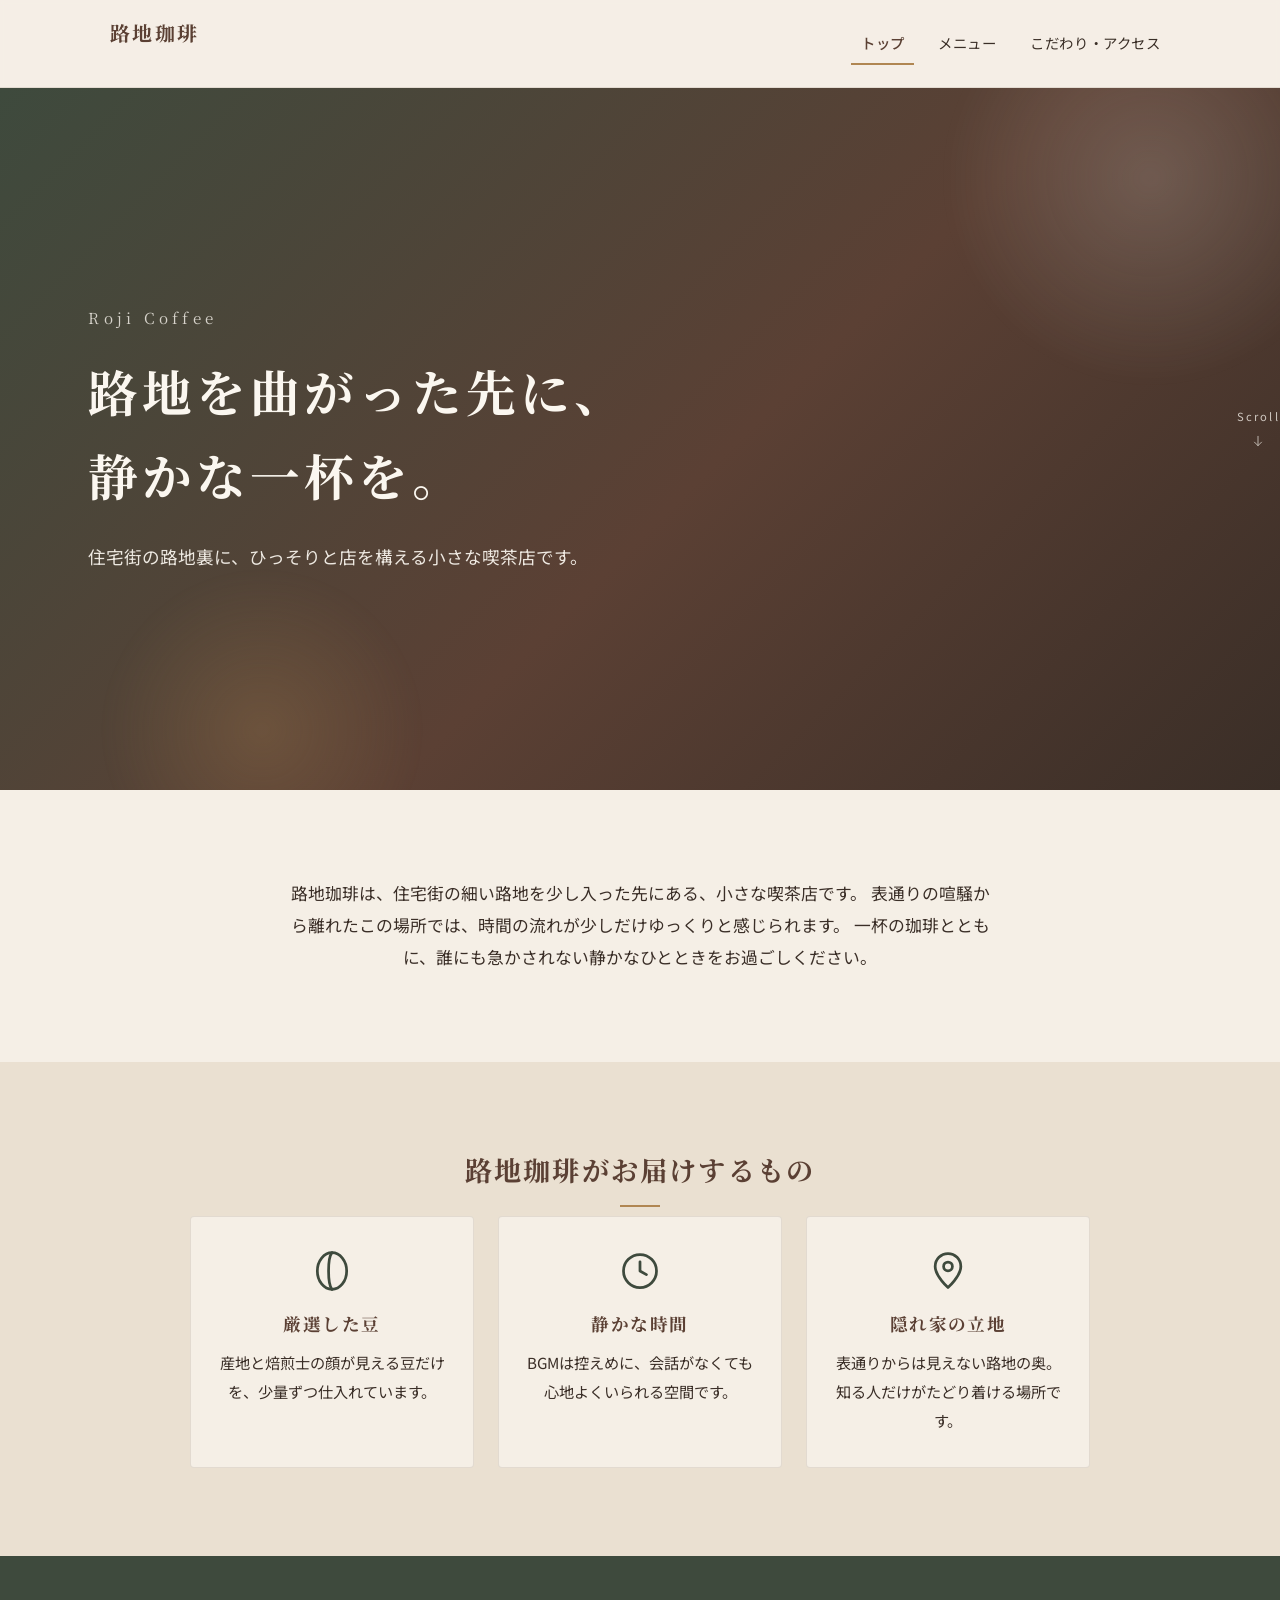
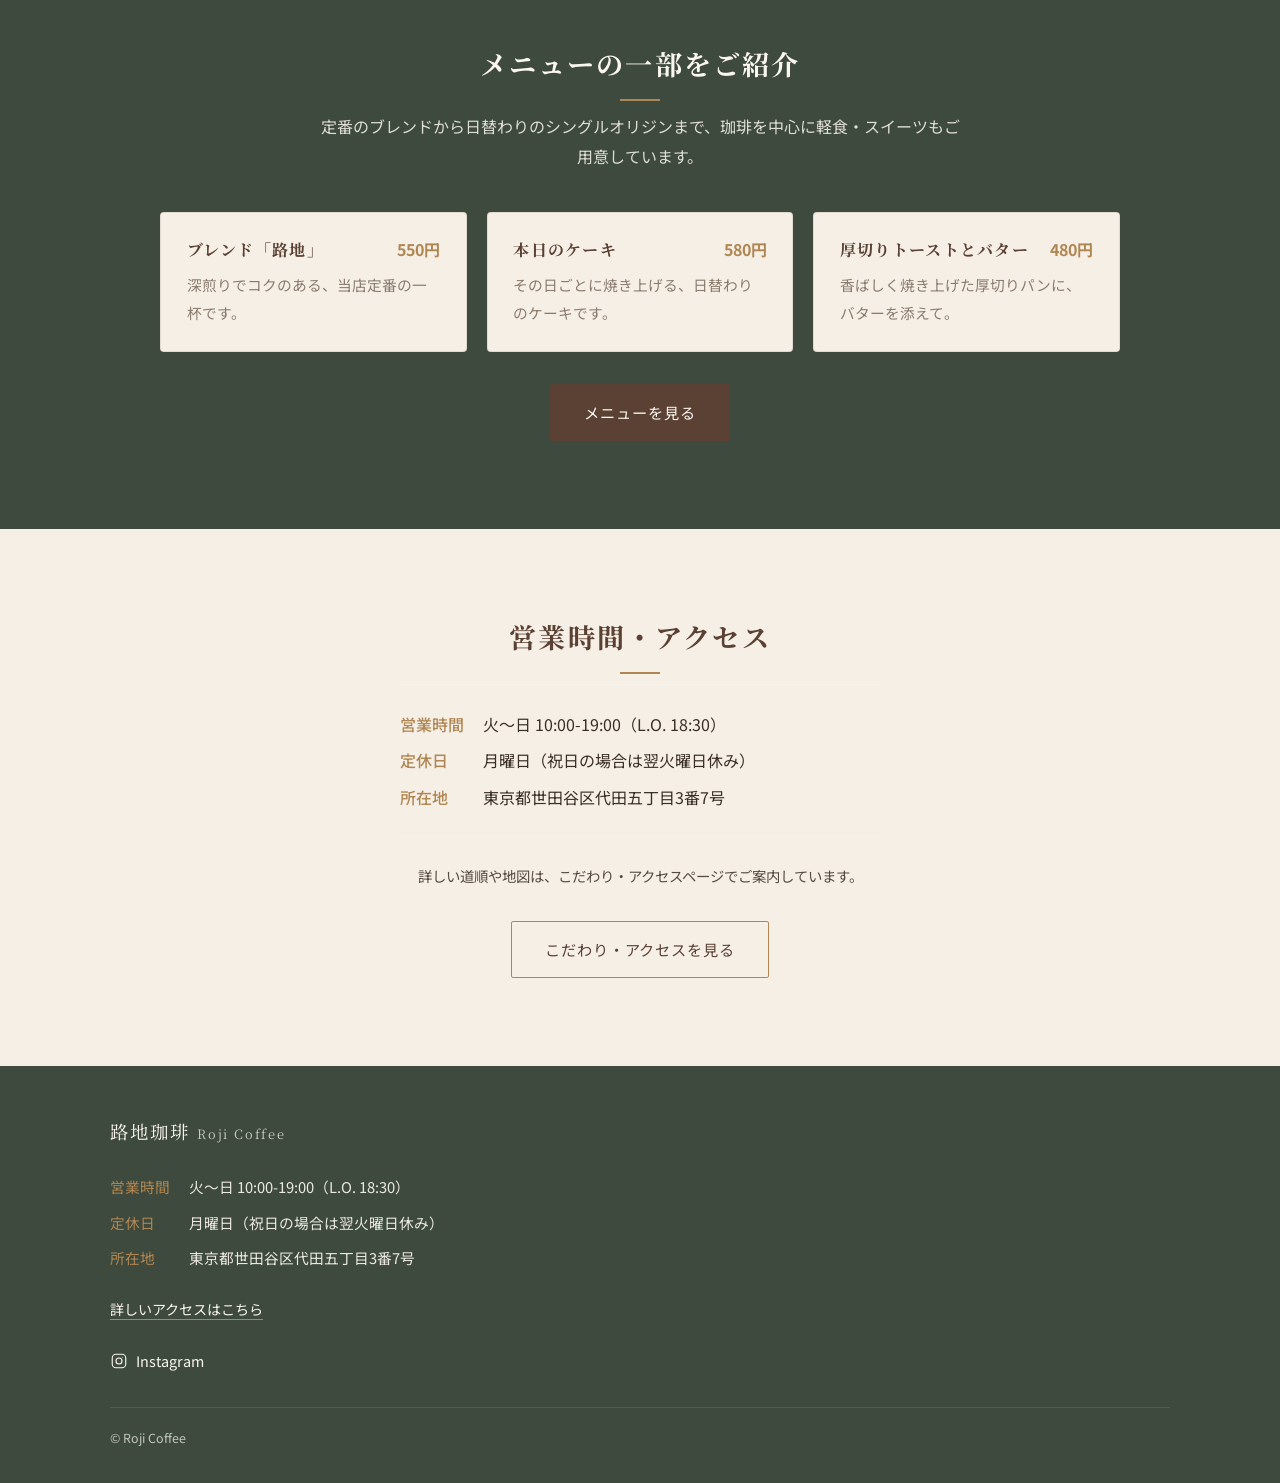
<file: site/index.html>
<!DOCTYPE html>
<html lang="ja">
<head>
<meta charset="UTF-8">
<meta name="viewport" content="width=device-width, initial-scale=1.0">
<title>路地珈琲 - 住宅街の路地裏にひっそりと佇む隠れ家カフェ</title>
<meta name="description" content="住宅街の路地を入った先にある、小さな喫茶店「路地珈琲」。厳選した豆と静かな時間をご用意してお待ちしています。">
<link rel="preconnect" href="https://fonts.googleapis.com">
<link rel="preconnect" href="https://fonts.gstatic.com" crossorigin>
<link href="https://fonts.googleapis.com/css2?family=Noto+Sans+JP:wght@400;500;700&family=Noto+Serif+JP:wght@400;600;700&display=swap" rel="stylesheet">
<link rel="stylesheet" href="css/style.css">
</head>
<body>
<a class="skip-link" href="#main">本文へスキップ</a>

<header class="site-header">
  <div class="container header-inner">
    <p class="site-logo"><a href="index.html">路地珈琲</a></p>
    <nav class="site-nav" aria-label="メインナビゲーション">
      <ul>
        <li><a href="index.html" aria-current="page">トップ</a></li>
        <li><a href="menu.html">メニュー</a></li>
        <li><a href="about.html">こだわり・アクセス</a></li>
      </ul>
    </nav>
  </div>
</header>

<main id="main">

  <!-- ファーストビュー -->
  <section class="hero" aria-label="路地珈琲 ファーストビュー">
    <div class="container hero-inner">
      <p class="hero-en">Roji Coffee</p>
      <h1 class="hero-title">路地を曲がった先に、<br>静かな一杯を。</h1>
      <p class="hero-lead">住宅街の路地裏に、ひっそりと店を構える小さな喫茶店です。</p>
    </div>
    <a class="scroll-cue" href="#intro">
      <span>Scroll</span>
      <svg viewBox="0 0 24 24" fill="none" stroke="currentColor" stroke-width="1.5" stroke-linecap="round" stroke-linejoin="round" aria-hidden="true">
        <path d="M12 4v16M6 14l6 6 6-6"></path>
      </svg>
    </a>
  </section>

  <!-- お店紹介文 -->
  <section id="intro" class="section" aria-labelledby="intro-heading">
    <div class="container">
      <h2 id="intro-heading" class="visually-hidden">路地珈琲について</h2>
      <p class="intro-text">
        路地珈琲は、住宅街の細い路地を少し入った先にある、小さな喫茶店です。
        表通りの喧騒から離れたこの場所では、時間の流れが少しだけゆっくりと感じられます。
        一杯の珈琲とともに、誰にも急かされない静かなひとときをお過ごしください。
      </p>
    </div>
  </section>

  <!-- 店の魅力ピックアップ -->
  <section class="section section--alt" aria-labelledby="features-heading">
    <div class="container">
      <h2 id="features-heading" class="section-heading">路地珈琲がお届けするもの</h2>
      <ul class="feature-list">
        <li class="feature-card">
          <svg class="feature-icon" viewBox="0 0 24 24" fill="none" stroke="currentColor" stroke-width="1.5" stroke-linecap="round" stroke-linejoin="round" aria-hidden="true">
            <ellipse cx="12" cy="12" rx="8" ry="10"></ellipse>
            <path d="M12 2c-2.5 3-2.5 17 0 20"></path>
          </svg>
          <h3>厳選した豆</h3>
          <p>産地と焙煎士の顔が見える豆だけを、少量ずつ仕入れています。</p>
        </li>
        <li class="feature-card">
          <svg class="feature-icon" viewBox="0 0 24 24" fill="none" stroke="currentColor" stroke-width="1.5" stroke-linecap="round" stroke-linejoin="round" aria-hidden="true">
            <circle cx="12" cy="12" r="9"></circle>
            <path d="M12 7v5l3.5 2"></path>
          </svg>
          <h3>静かな時間</h3>
          <p>BGMは控えめに、会話がなくても心地よくいられる空間です。</p>
        </li>
        <li class="feature-card">
          <svg class="feature-icon" viewBox="0 0 24 24" fill="none" stroke="currentColor" stroke-width="1.5" stroke-linecap="round" stroke-linejoin="round" aria-hidden="true">
            <path d="M12 21s7-6.2 7-11.5A7 7 0 0 0 5 9.5C5 14.8 12 21 12 21z"></path>
            <circle cx="12" cy="9.5" r="2.4"></circle>
          </svg>
          <h3>隠れ家の立地</h3>
          <p>表通りからは見えない路地の奥。知る人だけがたどり着ける場所です。</p>
        </li>
      </ul>
    </div>
  </section>

  <!-- メニュー誘導 -->
  <section class="section section--moss" aria-labelledby="menu-preview-heading">
    <div class="container">
      <h2 id="menu-preview-heading" class="section-heading">メニューの一部をご紹介</h2>
      <p class="section-lead">定番のブレンドから日替わりのシングルオリジンまで、珈琲を中心に軽食・スイーツもご用意しています。</p>
      <ul class="preview-list">
        <li class="preview-card">
          <h3>ブレンド「路地」 <span class="price">550円</span></h3>
          <p>深煎りでコクのある、当店定番の一杯です。</p>
        </li>
        <li class="preview-card">
          <h3>本日のケーキ <span class="price">580円</span></h3>
          <p>その日ごとに焼き上げる、日替わりのケーキです。</p>
        </li>
        <li class="preview-card">
          <h3>厚切りトーストとバター <span class="price">480円</span></h3>
          <p>香ばしく焼き上げた厚切りパンに、バターを添えて。</p>
        </li>
      </ul>
      <div class="button-row">
        <a class="button" href="menu.html">メニューを見る</a>
      </div>
    </div>
  </section>

  <!-- 営業時間・アクセス要約 -->
  <section class="section" aria-labelledby="access-summary-heading">
    <div class="container">
      <h2 id="access-summary-heading" class="section-heading">営業時間・アクセス</h2>
      <div class="summary-box">
        <dl>
          <dt>営業時間</dt>
          <dd>火〜日 10:00-19:00（L.O. 18:30）</dd>
          <dt>定休日</dt>
          <dd>月曜日（祝日の場合は翌火曜日休み）</dd>
          <dt>所在地</dt>
          <dd>東京都世田谷区代田五丁目3番7号</dd>
        </dl>
      </div>
      <p class="summary-note">詳しい道順や地図は、こだわり・アクセスページでご案内しています。</p>
      <div class="button-row">
        <a class="button button--outline" href="about.html">こだわり・アクセスを見る</a>
      </div>
    </div>
  </section>

</main>

<footer class="site-footer">
  <div class="container">
    <p class="footer-shop-name">路地珈琲<span class="en">Roji Coffee</span></p>
    <dl class="footer-info">
      <dt>営業時間</dt>
      <dd>火〜日 10:00-19:00（L.O. 18:30）</dd>
      <dt>定休日</dt>
      <dd>月曜日（祝日の場合は翌火曜日休み）</dd>
      <dt>所在地</dt>
      <dd>東京都世田谷区代田五丁目3番7号</dd>
    </dl>
    <p class="footer-link"><a href="about.html">詳しいアクセスはこちら</a></p>
    <p class="footer-sns">
      <a href="https://www.instagram.com/" target="_blank" rel="noopener noreferrer">
        <svg viewBox="0 0 24 24" fill="none" stroke="currentColor" stroke-width="1.5" stroke-linecap="round" stroke-linejoin="round" aria-hidden="true">
          <rect x="3" y="3" width="18" height="18" rx="5"></rect>
          <circle cx="12" cy="12" r="4"></circle>
          <circle cx="17" cy="7" r="0.6" fill="currentColor" stroke="none"></circle>
        </svg>
        <span>Instagram</span>
      </a>
    </p>
    <p class="footer-copyright">© Roji Coffee</p>
  </div>
</footer>

<script src="js/main.js" defer></script>
</body>
</html>
</file>
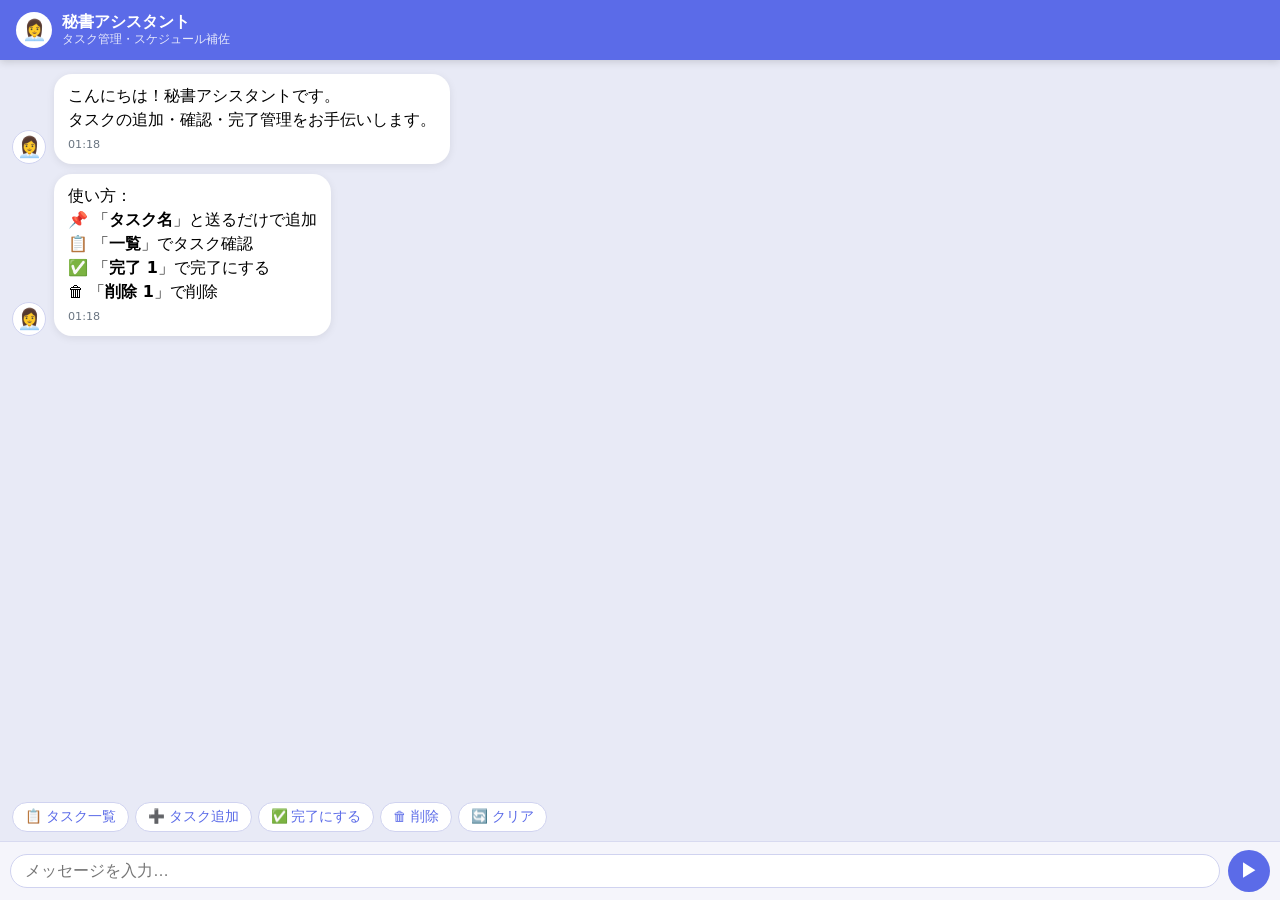
<file: secretary.html>
<!DOCTYPE html>
<html lang="ja">
<head>
  <meta charset="utf-8" />
  <meta name="viewport" content="width=device-width, initial-scale=1" />
  <title>秘書アシスタント｜タスク管理</title>
  <style>
    :root{
      --accent:#5b6be8; --accent-light:#eef0fd; --muted:#6b7682;
      --good:#37d39b; --bg:#e8eaf6; --send:#5b6be8;
    }
    *{box-sizing:border-box; margin:0; padding:0}
    body{font-family:"Noto Sans JP",system-ui,sans-serif; background:var(--bg); min-height:100vh; display:flex; flex-direction:column}
    header{
      background:var(--accent); color:#fff; padding:12px 16px;
      display:flex; align-items:center; gap:10px;
      position:sticky; top:0; z-index:10; box-shadow:0 2px 8px rgba(0,0,0,.15)
    }
    header .hav{width:36px;height:36px;border-radius:50%;background:#fff;display:grid;place-items:center;font-size:20px}
    header .htitle{font-weight:700;line-height:1.2}
    header .hsub{font-size:.75rem;opacity:.85}
    .chat{flex:1; overflow:auto; padding:14px 12px; display:flex; flex-direction:column; gap:10px}
    .row{display:flex; align-items:flex-end; gap:8px}
    .row.right{flex-direction:row-reverse}
    .avatar{width:34px;height:34px;border-radius:50%;display:grid;place-items:center;background:#fff;font-size:20px;border:1px solid #d0d3f0;flex-shrink:0}
    .bubble{
      background:#fff; border-radius:18px; padding:10px 14px;
      max-width:78%; box-shadow:0 2px 8px rgba(0,0,0,.08);
      opacity:0; transform:translateY(8px); animation:fadeIn .22s ease forwards;
      line-height:1.5
    }
    .bubble.right{background:#dde0ff}
    .meta{font-size:.7rem; color:var(--muted); margin-top:5px}
    .row.right .meta{text-align:right}
    @keyframes fadeIn{to{opacity:1;transform:translateY(0)}}

    /* Task card */
    .task-list{width:100%; border-collapse:collapse}
    .task-list td{padding:5px 4px; vertical-align:top; font-size:.9rem}
    .task-list .tnum{color:var(--muted);font-size:.8rem;white-space:nowrap;padding-right:6px}
    .task-list .tdone{text-decoration:line-through;color:#aaa}
    .task-list .ttag{
      display:inline-block; font-size:.7rem; padding:1px 6px;
      border-radius:999px; margin-left:4px; vertical-align:middle
    }
    .ttag.done{background:#d4f5e9;color:#1a7a5e}
    .ttag.todo{background:#e8eaf6;color:var(--accent)}

    /* Quick chips */
    .quickbar{
      position:sticky; bottom:62px; display:flex; gap:6px;
      padding:6px 12px; overflow-x:auto; scrollbar-width:none
    }
    .quickbar::-webkit-scrollbar{display:none}
    .chip{
      background:#fff; border:1px solid #d0d3f0; color:var(--accent);
      border-radius:999px; padding:5px 12px; font-size:.85rem;
      cursor:pointer; white-space:nowrap; flex-shrink:0
    }
    .chip:hover{background:var(--accent-light)}

    /* Input area */
    footer{
      position:sticky; bottom:0; background:#f5f5fb;
      padding:8px 10px; display:flex; align-items:center; gap:8px;
      border-top:1px solid #d8daf0
    }
    .inputwrap{
      flex:1; display:flex; align-items:center; gap:6px;
      background:#fff; border:1.5px solid #d0d3f0;
      border-radius:24px; padding:7px 14px
    }
    .inputwrap input{flex:1;border:none;outline:none;font-size:1rem}
    .sendbtn{
      background:var(--send); color:#fff; border:none;
      width:42px;height:42px;border-radius:50%; font-size:1.2rem; cursor:pointer;
      display:grid;place-items:center; flex-shrink:0
    }

    /* Typing dots */
    .typing-dots{display:flex;gap:4px;align-items:center;padding:4px 2px}
    .typing-dots span{width:7px;height:7px;background:#b0b8f0;border-radius:50%;animation:dot .9s infinite}
    .typing-dots span:nth-child(2){animation-delay:.2s}
    .typing-dots span:nth-child(3){animation-delay:.4s}
    @keyframes dot{0%,80%,100%{transform:translateY(0)}40%{transform:translateY(-6px)}}
  </style>
</head>
<body>
<header>
  <div class="hav">👩‍💼</div>
  <div>
    <div class="htitle">秘書アシスタント</div>
    <div class="hsub">タスク管理・スケジュール補佐</div>
  </div>
</header>

<div class="chat" id="chat"></div>

<div class="quickbar" id="quickbar">
  <button class="chip" data-q="タスク一覧">📋 タスク一覧</button>
  <button class="chip" data-q="追加">➕ タスク追加</button>
  <button class="chip" data-q="完了">✅ 完了にする</button>
  <button class="chip" data-q="削除">🗑 削除</button>
  <button class="chip" data-q="クリア">🔄 クリア</button>
</div>

<footer>
  <div class="inputwrap">
    <input id="text" type="text" placeholder="メッセージを入力…" autocomplete="off" />
  </div>
  <button class="sendbtn" id="send" title="送信">▶</button>
</footer>

<script>
(()=>{
  const chat=document.getElementById('chat');
  const inp=document.getElementById('text');
  const send=document.getElementById('send');

  let tasks=[]; // {id, text, done, createdAt}
  let nextId=1;
  let awaitingAction=null; // 'add' | 'done' | 'del'

  function nowStr(){
    const d=new Date();
    return String(d.getHours()).padStart(2,'0')+':'+String(d.getMinutes()).padStart(2,'0');
  }

  function addRow(content, right=false, sec=false){
    const row=document.createElement('div');
    row.className='row'+(right?' right':'');
    const av=document.createElement('div');
    av.className='avatar';
    av.textContent=right?'🙂':'👩‍💼';
    const bub=document.createElement('div');
    bub.className='bubble'+(right?' right':'');
    if(typeof content==='string') bub.innerHTML=content;
    else bub.appendChild(content);
    const meta=document.createElement('div');
    meta.className='meta';
    meta.textContent=nowStr()+(right?' · 既読':'');
    bub.appendChild(meta);
    if(right){row.appendChild(bub);row.appendChild(av);}
    else{row.appendChild(av);row.appendChild(bub);}
    chat.appendChild(row);
    chat.scrollTop=chat.scrollHeight;
    return bub;
  }

  function secSay(content, delay=0){
    return new Promise(resolve=>{
      setTimeout(()=>{
        const b=addRow(content,false,true);
        resolve(b);
      }, delay);
    });
  }

  function userSay(text){
    addRow(text, true);
  }

  function typing(){
    const row=document.createElement('div');
    row.className='row';
    const av=document.createElement('div');av.className='avatar';av.textContent='👩‍💼';
    const bub=document.createElement('div');bub.className='bubble';
    bub.innerHTML='<div class="typing-dots"><span></span><span></span><span></span></div>';
    row.appendChild(av);row.appendChild(bub);
    chat.appendChild(row);chat.scrollTop=chat.scrollHeight;
    return ()=>chat.contains(row)&&chat.removeChild(row);
  }

  function buildTaskList(filter='all'){
    const list=filter==='todo'?tasks.filter(t=>!t.done):
                filter==='done'?tasks.filter(t=>t.done):tasks;
    if(!list.length) return null;
    const tbl=document.createElement('table');
    tbl.className='task-list';
    list.forEach(t=>{
      const tr=document.createElement('tr');
      tr.innerHTML=`
        <td class="tnum">${t.id}.</td>
        <td class="${t.done?'tdone':''}">${t.text}
          <span class="ttag ${t.done?'done':'todo'}">${t.done?'✅ 完了':'📌 未完'}</span>
        </td>`;
      tbl.appendChild(tr);
    });
    return tbl;
  }

  // --- Intent parsing ---
  function parse(v){
    v=v.trim();
    // 一覧
    if(/^(一覧|リスト|list|タスク一覧|全部|みせて|見せて)$/i.test(v)) return {intent:'list'};
    // クリア
    if(/^(クリア|全削除|リセット|clear)$/i.test(v)) return {intent:'clear'};
    // 完了
    const doneM=v.match(/^(完了|done|終わった|終わり)\s*[:#：]?\s*(\d+)$/i)
              ||v.match(/^(\d+)\s*(完了|done|終わり)$/i);
    if(doneM) return {intent:'done',num:parseInt(doneM[2]||doneM[1])};
    if(/^(完了|done)$/.test(v)) return {intent:'done',num:null};
    // 削除
    const delM=v.match(/^(削除|del|消して?|remove)\s*[:#：]?\s*(\d+)$/i)
              ||v.match(/^(\d+)\s*(削除|del|消して?)$/i);
    if(delM) return {intent:'del',num:parseInt(delM[2]||delM[1])};
    if(/^(削除|del)$/.test(v)) return {intent:'del',num:null};
    // 挨拶
    if(/^(おはよう|こんにちは|こんばんは|ありがとう|よろしく|はじめまして)/i.test(v)) return {intent:'greet',text:v};
    // 追加キーワード
    const addM=v.match(/^(追加|add|タスク追加)\s*[:#：]?\s*(.+)$/i)
              ||v.match(/^(.+)\s+(を|を?)追加$/);
    if(addM) return {intent:'add',text:(addM[2]||addM[1]).trim()};
    if(/^(追加|add|➕)$/.test(v)) return {intent:'add',text:null};
    // デフォルト：入力テキストをタスクとして追加
    return {intent:'add',text:v};
  }

  async function handle(raw){
    const v=raw.trim();
    if(!v) return;
    userSay(v);

    // awaitingAction
    if(awaitingAction){
      const action=awaitingAction;
      awaitingAction=null;
      if(action==='add'){
        addTask(v);
        return;
      }
      if(action==='done'||action==='del'){
        const n=parseInt(v);
        if(isNaN(n)){
          await secSay('番号を入力してください（例：<strong>2</strong>）。', 350);
        } else {
          action==='done'?await doComplete(n):await doDelete(n);
        }
        return;
      }
    }

    const {intent,text,num}=parse(v);

    if(intent==='greet'){
      const greets=[
        'いつでも呼んでください！何かお手伝いできますか？',
        'こちらこそよろしくお願いします。タスクの追加・確認など何でもどうぞ。',
        'お疲れ様です。今日もサポートします！',
      ];
      const rm=typing(); await new Promise(r=>setTimeout(r,700)); rm();
      await secSay(greets[Math.floor(Math.random()*greets.length)]);
      return;
    }

    if(intent==='list'){
      const rm=typing(); await new Promise(r=>setTimeout(r,600)); rm();
      if(!tasks.length){
        await secSay('タスクはまだありません。「追加」で追加できます。');
      } else {
        const todo=tasks.filter(t=>!t.done).length;
        const done=tasks.filter(t=>t.done).length;
        const tbl=buildTaskList();
        await secSay(`現在 <strong>${tasks.length}</strong> 件（未完了 ${todo}件 ／ 完了 ${done}件）`);
        await secSay(tbl, 200);
      }
      return;
    }

    if(intent==='clear'){
      const rm=typing(); await new Promise(r=>setTimeout(r,500)); rm();
      if(!tasks.length){ await secSay('タスクはまだありません。'); return; }
      tasks=[];nextId=1;
      await secSay('タスクをすべて削除しました。');
      return;
    }

    if(intent==='add'){
      if(!text){
        await secSay('追加するタスクを入力してください。', 350);
        awaitingAction='add';
        return;
      }
      await addTask(text);
      return;
    }

    if(intent==='done'){
      if(!num){
        const rm=typing(); await new Promise(r=>setTimeout(r,400)); rm();
        if(!tasks.length){ await secSay('タスクがありません。'); return; }
        const tbl=buildTaskList('todo');
        if(!tbl){ await secSay('未完了のタスクはありません。'); return; }
        await secSay('何番のタスクを完了にしますか？');
        await secSay(tbl, 200);
        awaitingAction='done';
        return;
      }
      await doComplete(num);
      return;
    }

    if(intent==='del'){
      if(!num){
        const rm=typing(); await new Promise(r=>setTimeout(r,400)); rm();
        if(!tasks.length){ await secSay('タスクがありません。'); return; }
        const tbl=buildTaskList();
        await secSay('何番のタスクを削除しますか？');
        await secSay(tbl, 200);
        awaitingAction='del';
        return;
      }
      await doDelete(num);
      return;
    }
  }

  async function addTask(text){
    const task={id:nextId++, text, done:false, createdAt:new Date()};
    tasks.push(task);
    const rm=typing(); await new Promise(r=>setTimeout(r,600)); rm();
    await secSay(`承知しました。タスクを追加しました。<br><strong>「${text}」</strong>`);
    if(tasks.filter(t=>!t.done).length>=3){
      await secSay(`未完了タスクが <strong>${tasks.filter(t=>!t.done).length}</strong> 件あります。「一覧」でご確認できます。`, 500);
    }
  }

  async function doComplete(num){
    const task=tasks.find(t=>t.id===num);
    const rm=typing(); await new Promise(r=>setTimeout(r,500)); rm();
    if(!task){ await secSay(`No.${num} のタスクが見つかりません。「一覧」でご確認ください。`); return; }
    if(task.done){ await secSay(`「${task.text}」はすでに完了済みです。`); return; }
    task.done=true;
    await secSay(`✅ 完了にしました。<br><strong>「${task.text}」</strong>`);
    const remaining=tasks.filter(t=>!t.done).length;
    if(remaining===0) await secSay('すべてのタスクが完了しました！お疲れ様でした。', 400);
    else await secSay(`残り未完了タスクは <strong>${remaining}</strong> 件です。`, 400);
  }

  async function doDelete(num){
    const idx=tasks.findIndex(t=>t.id===num);
    const rm=typing(); await new Promise(r=>setTimeout(r,500)); rm();
    if(idx<0){ await secSay(`No.${num} のタスクが見つかりません。「一覧」でご確認ください。`); return; }
    const [task]=tasks.splice(idx,1);
    await secSay(`🗑 削除しました。<br><strong>「${task.text}」</strong>`);
  }

  // Quick chips
  document.getElementById('quickbar').addEventListener('click',e=>{
    const chip=e.target.closest('[data-q]');
    if(!chip) return;
    handle(chip.dataset.q);
  });

  send.addEventListener('click',()=>{
    const v=inp.value;
    inp.value='';
    handle(v);
  });
  inp.addEventListener('keydown',e=>{if(e.key==='Enter'){e.preventDefault();send.click();}});

  // Initial greeting
  setTimeout(()=>secSay('こんにちは！秘書アシスタントです。<br>タスクの追加・確認・完了管理をお手伝いします。'),300);
  setTimeout(()=>secSay('使い方：<br>📌 「<strong>タスク名</strong>」と送るだけで追加<br>📋 「<strong>一覧</strong>」でタスク確認<br>✅ 「<strong>完了 1</strong>」で完了にする<br>🗑 「<strong>削除 1</strong>」で削除'),900);
})();
</script>
</body>
</html>
</file>
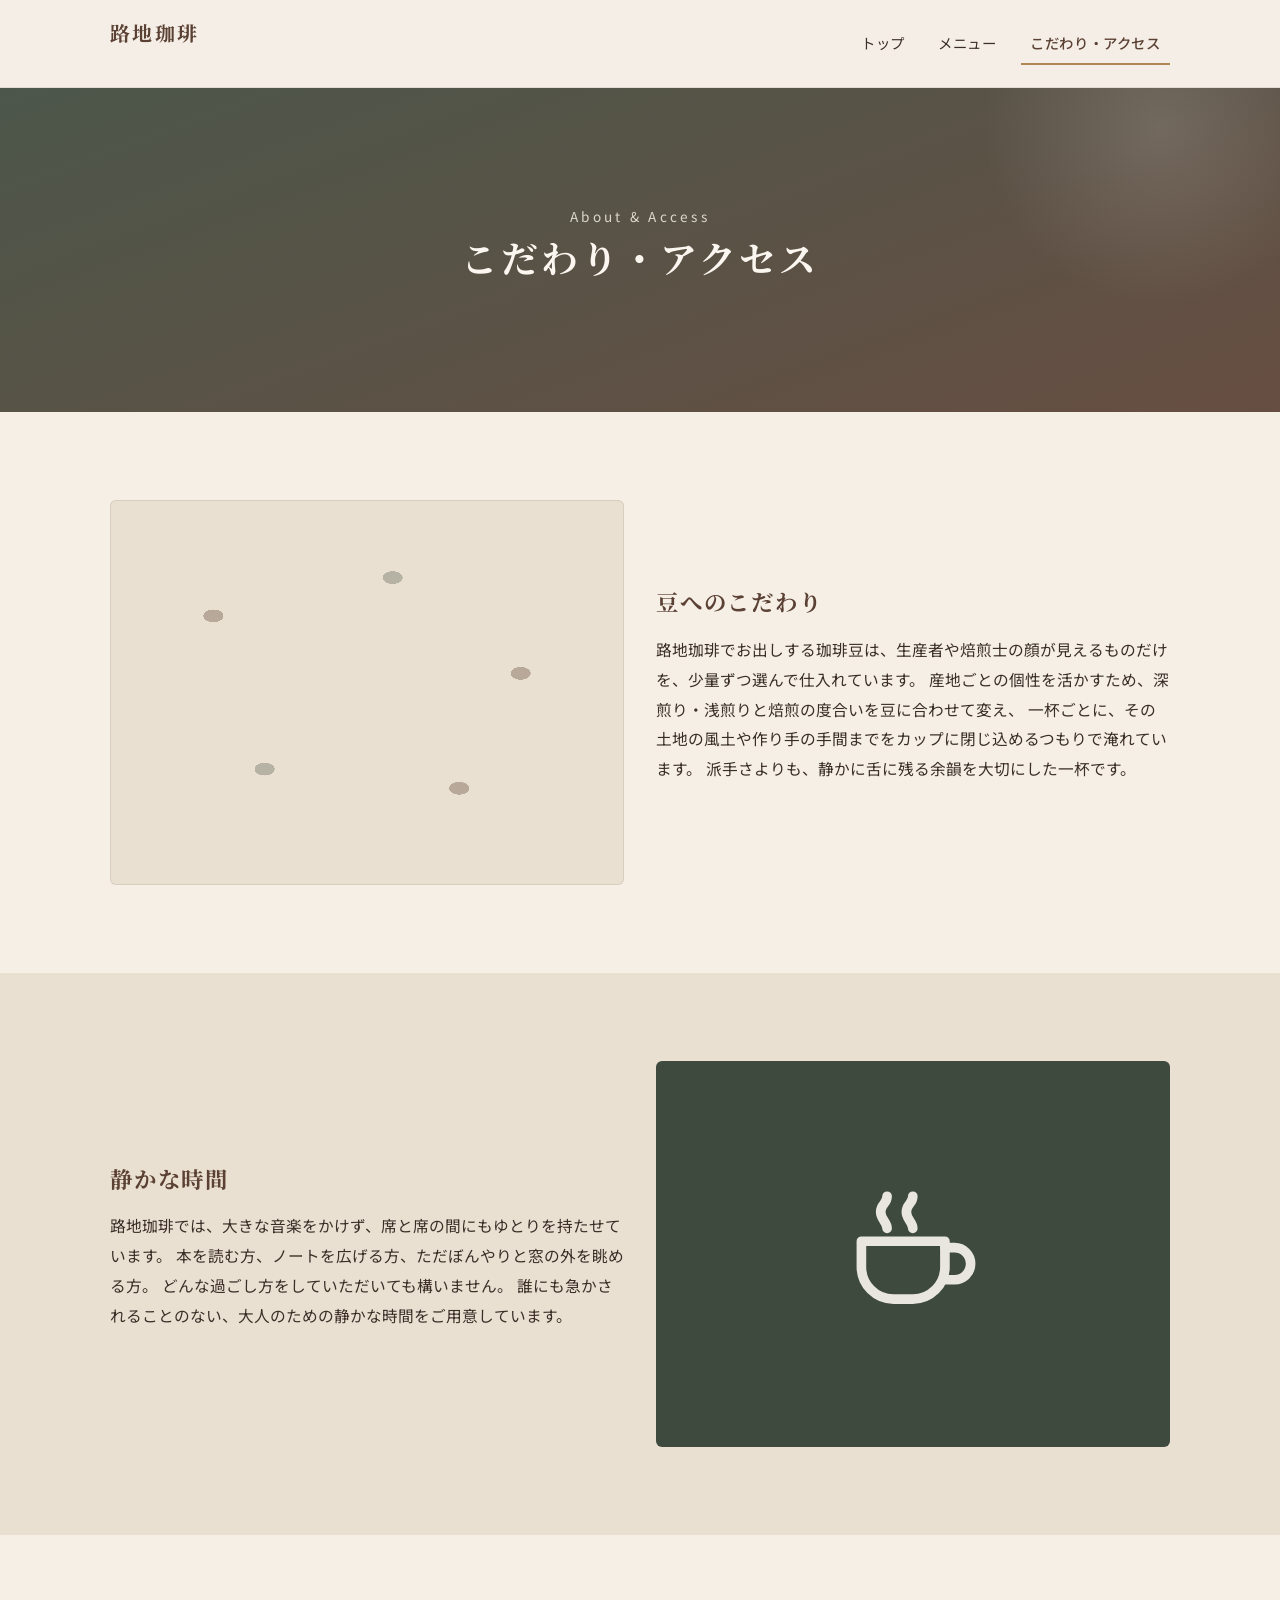
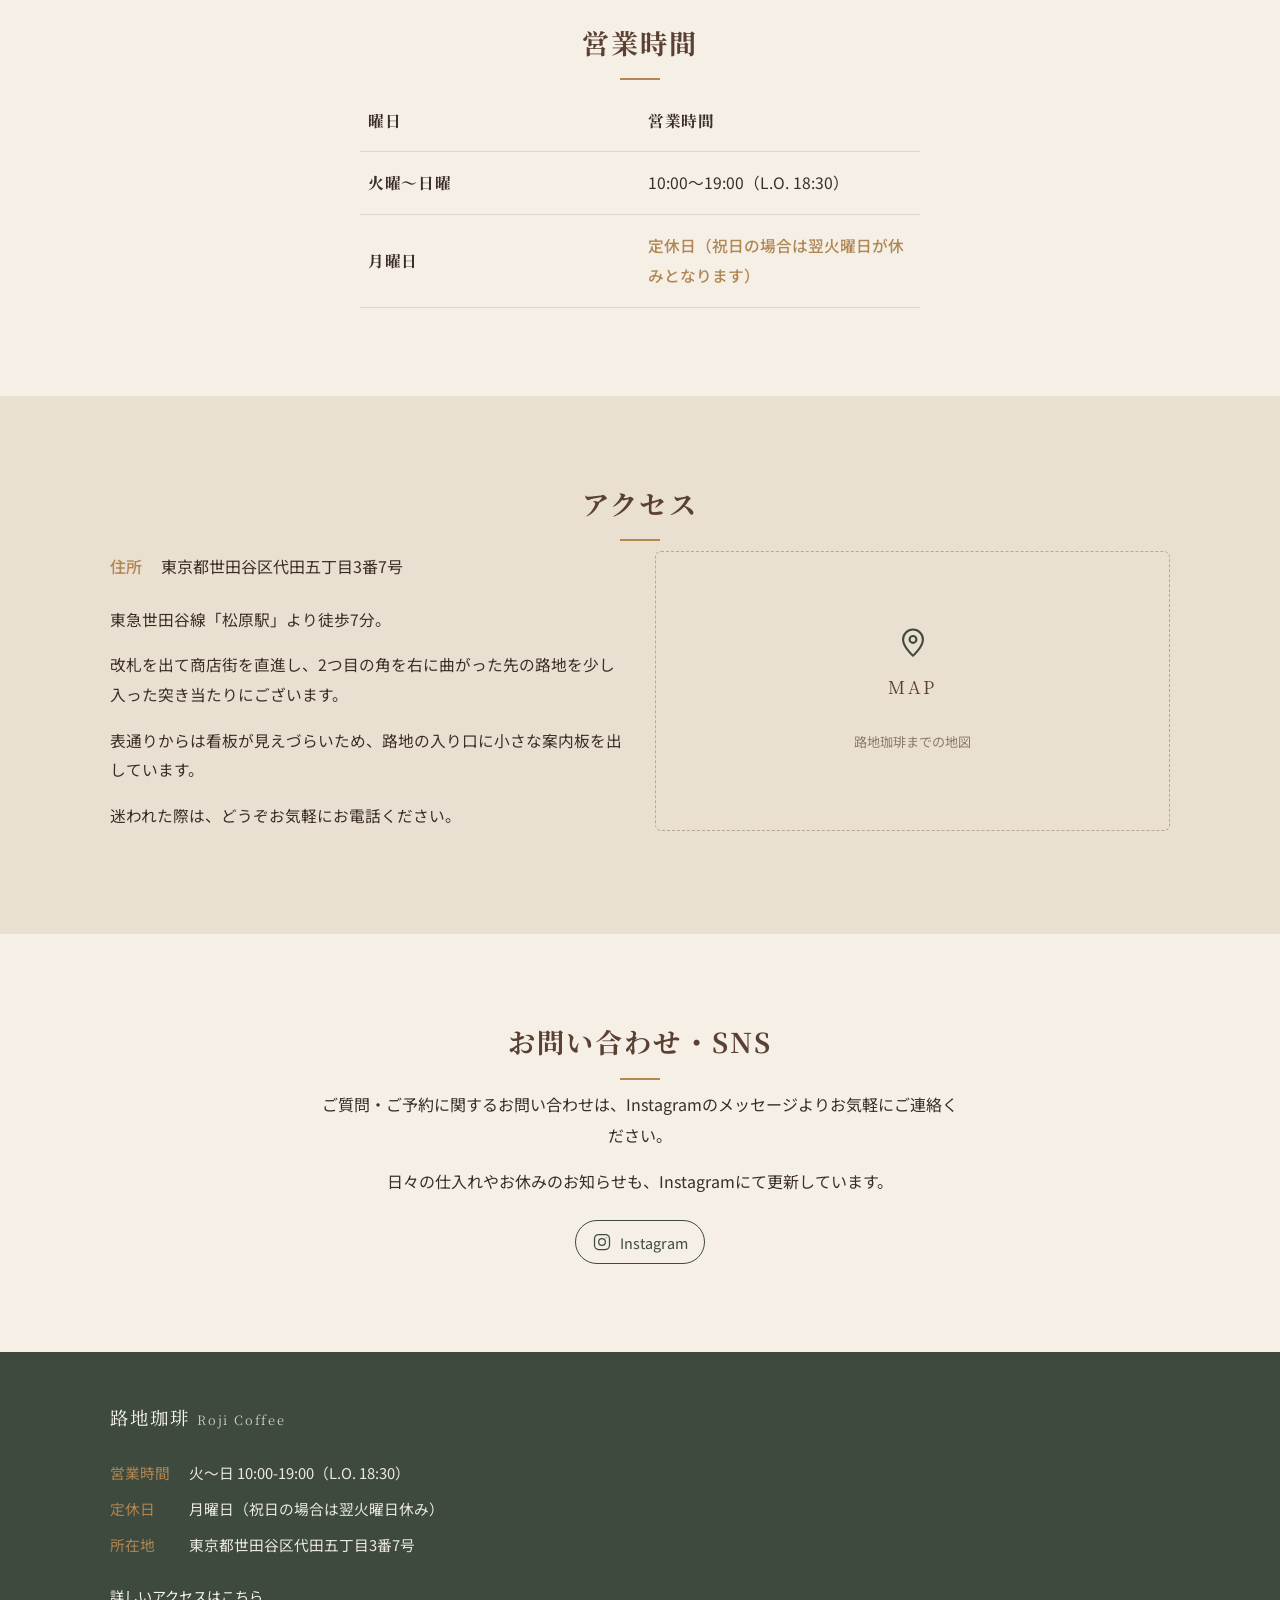
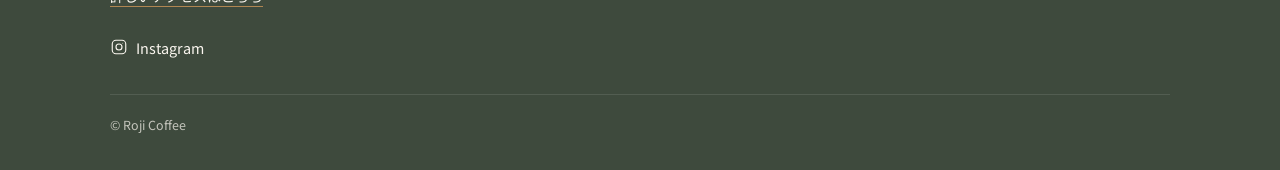
<file: site/about.html>
<!DOCTYPE html>
<html lang="ja">
<head>
<meta charset="UTF-8">
<meta name="viewport" content="width=device-width, initial-scale=1.0">
<title>こだわり・アクセス | 路地珈琲</title>
<meta name="description" content="豆選びと焙煎へのこだわり、営業時間やアクセスなど、路地珈琲へお越しいただく前に知っておきたい情報をまとめました。">
<link rel="preconnect" href="https://fonts.googleapis.com">
<link rel="preconnect" href="https://fonts.gstatic.com" crossorigin>
<link href="https://fonts.googleapis.com/css2?family=Noto+Sans+JP:wght@400;500;700&family=Noto+Serif+JP:wght@400;600;700&display=swap" rel="stylesheet">
<link rel="stylesheet" href="css/style.css">
</head>
<body>
<a class="skip-link" href="#main">本文へスキップ</a>

<header class="site-header">
  <div class="container header-inner">
    <p class="site-logo"><a href="index.html">路地珈琲</a></p>
    <nav class="site-nav" aria-label="メインナビゲーション">
      <ul>
        <li><a href="index.html">トップ</a></li>
        <li><a href="menu.html">メニュー</a></li>
        <li><a href="about.html" aria-current="page">こだわり・アクセス</a></li>
      </ul>
    </nav>
  </div>
</header>

<main id="main">

  <!-- ページタイトル -->
  <section class="page-title">
    <div class="page-title-inner">
      <span class="page-title-en">About &amp; Access</span>
      <h1>こだわり・アクセス</h1>
    </div>
  </section>

  <!-- 豆へのこだわり -->
  <section class="section" aria-labelledby="beans-heading">
    <div class="container split-section">
      <div class="split-visual bean-pattern" role="img" aria-label="珈琲豆を並べたイメージ図"></div>
      <div class="split-text">
        <h2 id="beans-heading">豆へのこだわり</h2>
        <p>
          路地珈琲でお出しする珈琲豆は、生産者や焙煎士の顔が見えるものだけを、少量ずつ選んで仕入れています。
          産地ごとの個性を活かすため、深煎り・浅煎りと焙煎の度合いを豆に合わせて変え、
          一杯ごとに、その土地の風土や作り手の手間までをカップに閉じ込めるつもりで淹れています。
          派手さよりも、静かに舌に残る余韻を大切にした一杯です。
        </p>
      </div>
    </div>
  </section>

  <!-- 静かな時間 -->
  <section class="section section--alt" aria-labelledby="quiet-heading">
    <div class="container split-section reverse">
      <div class="split-visual cup-visual" role="img" aria-label="湯気の立つカップのイメージ図">
        <svg viewBox="0 0 24 24" fill="none" stroke="currentColor" stroke-width="1.5" stroke-linecap="round" stroke-linejoin="round" aria-hidden="true">
          <path d="M4 10h13v4a5 5 0 0 1-5 5H9a5 5 0 0 1-5-5v-4z"></path>
          <path d="M17 11h1.5a2.5 2.5 0 0 1 0 5H17"></path>
          <path d="M8 3c0 1.2-1 1.2-1 2.4S8 7 8 8"></path>
          <path d="M12 3c0 1.2-1 1.2-1 2.4S12 7 12 8"></path>
        </svg>
      </div>
      <div class="split-text">
        <h2 id="quiet-heading">静かな時間</h2>
        <p>
          路地珈琲では、大きな音楽をかけず、席と席の間にもゆとりを持たせています。
          本を読む方、ノートを広げる方、ただぼんやりと窓の外を眺める方。
          どんな過ごし方をしていただいても構いません。
          誰にも急かされることのない、大人のための静かな時間をご用意しています。
        </p>
      </div>
    </div>
  </section>

  <!-- 営業時間 -->
  <section class="section" aria-labelledby="hours-heading">
    <div class="container">
      <h2 id="hours-heading" class="section-heading">営業時間</h2>
      <div class="hours-table-wrap">
        <table class="hours-table">
          <caption class="visually-hidden">路地珈琲の曜日別営業時間</caption>
          <thead>
            <tr>
              <th scope="col">曜日</th>
              <th scope="col">営業時間</th>
            </tr>
          </thead>
          <tbody>
            <tr>
              <th scope="row">火曜〜日曜</th>
              <td>10:00〜19:00（L.O. 18:30）</td>
            </tr>
            <tr>
              <th scope="row">月曜日</th>
              <td class="closed-day">定休日（祝日の場合は翌火曜日が休みとなります）</td>
            </tr>
          </tbody>
        </table>
      </div>
    </div>
  </section>

  <!-- アクセス -->
  <section class="section section--alt" aria-labelledby="access-heading">
    <div class="container">
      <h2 id="access-heading" class="section-heading">アクセス</h2>
      <div class="access-grid">
        <div class="access-info">
          <dl>
            <dt>住所</dt>
            <dd>東京都世田谷区代田五丁目3番7号</dd>
          </dl>
          <p>東急世田谷線「松原駅」より徒歩7分。</p>
          <p>改札を出て商店街を直進し、2つ目の角を右に曲がった先の路地を少し入った突き当たりにございます。</p>
          <p>表通りからは看板が見えづらいため、路地の入り口に小さな案内板を出しています。</p>
          <p>迷われた際は、どうぞお気軽にお電話ください。</p>
        </div>
        <figure class="map-placeholder">
          <svg class="map-placeholder-icon" viewBox="0 0 24 24" fill="none" stroke="currentColor" stroke-width="1.5" stroke-linecap="round" stroke-linejoin="round" aria-hidden="true">
            <path d="M12 21s7-6.2 7-11.5A7 7 0 0 0 5 9.5C5 14.8 12 21 12 21z"></path>
            <circle cx="12" cy="9.5" r="2.4"></circle>
          </svg>
          <p class="map-placeholder-label">MAP</p>
          <figcaption>路地珈琲までの地図</figcaption>
        </figure>
      </div>
    </div>
  </section>

  <!-- お問い合わせ・SNS -->
  <section class="section contact-section" aria-labelledby="contact-heading">
    <div class="container">
      <h2 id="contact-heading" class="section-heading">お問い合わせ・SNS</h2>
      <p>ご質問・ご予約に関するお問い合わせは、Instagramのメッセージよりお気軽にご連絡ください。</p>
      <p>日々の仕入れやお休みのお知らせも、Instagramにて更新しています。</p>
      <div class="sns-links">
        <a class="sns-link" href="https://www.instagram.com/" target="_blank" rel="noopener noreferrer">
          <svg viewBox="0 0 24 24" fill="none" stroke="currentColor" stroke-width="1.5" stroke-linecap="round" stroke-linejoin="round" aria-hidden="true">
            <rect x="3" y="3" width="18" height="18" rx="5"></rect>
            <circle cx="12" cy="12" r="4"></circle>
            <circle cx="17" cy="7" r="0.6" fill="currentColor" stroke="none"></circle>
          </svg>
          <span>Instagram</span>
        </a>
      </div>
    </div>
  </section>

</main>

<footer class="site-footer">
  <div class="container">
    <p class="footer-shop-name">路地珈琲<span class="en">Roji Coffee</span></p>
    <dl class="footer-info">
      <dt>営業時間</dt>
      <dd>火〜日 10:00-19:00（L.O. 18:30）</dd>
      <dt>定休日</dt>
      <dd>月曜日（祝日の場合は翌火曜日休み）</dd>
      <dt>所在地</dt>
      <dd>東京都世田谷区代田五丁目3番7号</dd>
    </dl>
    <p class="footer-link"><a href="about.html">詳しいアクセスはこちら</a></p>
    <p class="footer-sns">
      <a href="https://www.instagram.com/" target="_blank" rel="noopener noreferrer">
        <svg viewBox="0 0 24 24" fill="none" stroke="currentColor" stroke-width="1.5" stroke-linecap="round" stroke-linejoin="round" aria-hidden="true">
          <rect x="3" y="3" width="18" height="18" rx="5"></rect>
          <circle cx="12" cy="12" r="4"></circle>
          <circle cx="17" cy="7" r="0.6" fill="currentColor" stroke="none"></circle>
        </svg>
        <span>Instagram</span>
      </a>
    </p>
    <p class="footer-copyright">© Roji Coffee</p>
  </div>
</footer>

<script src="js/main.js" defer></script>
</body>
</html>
</file>
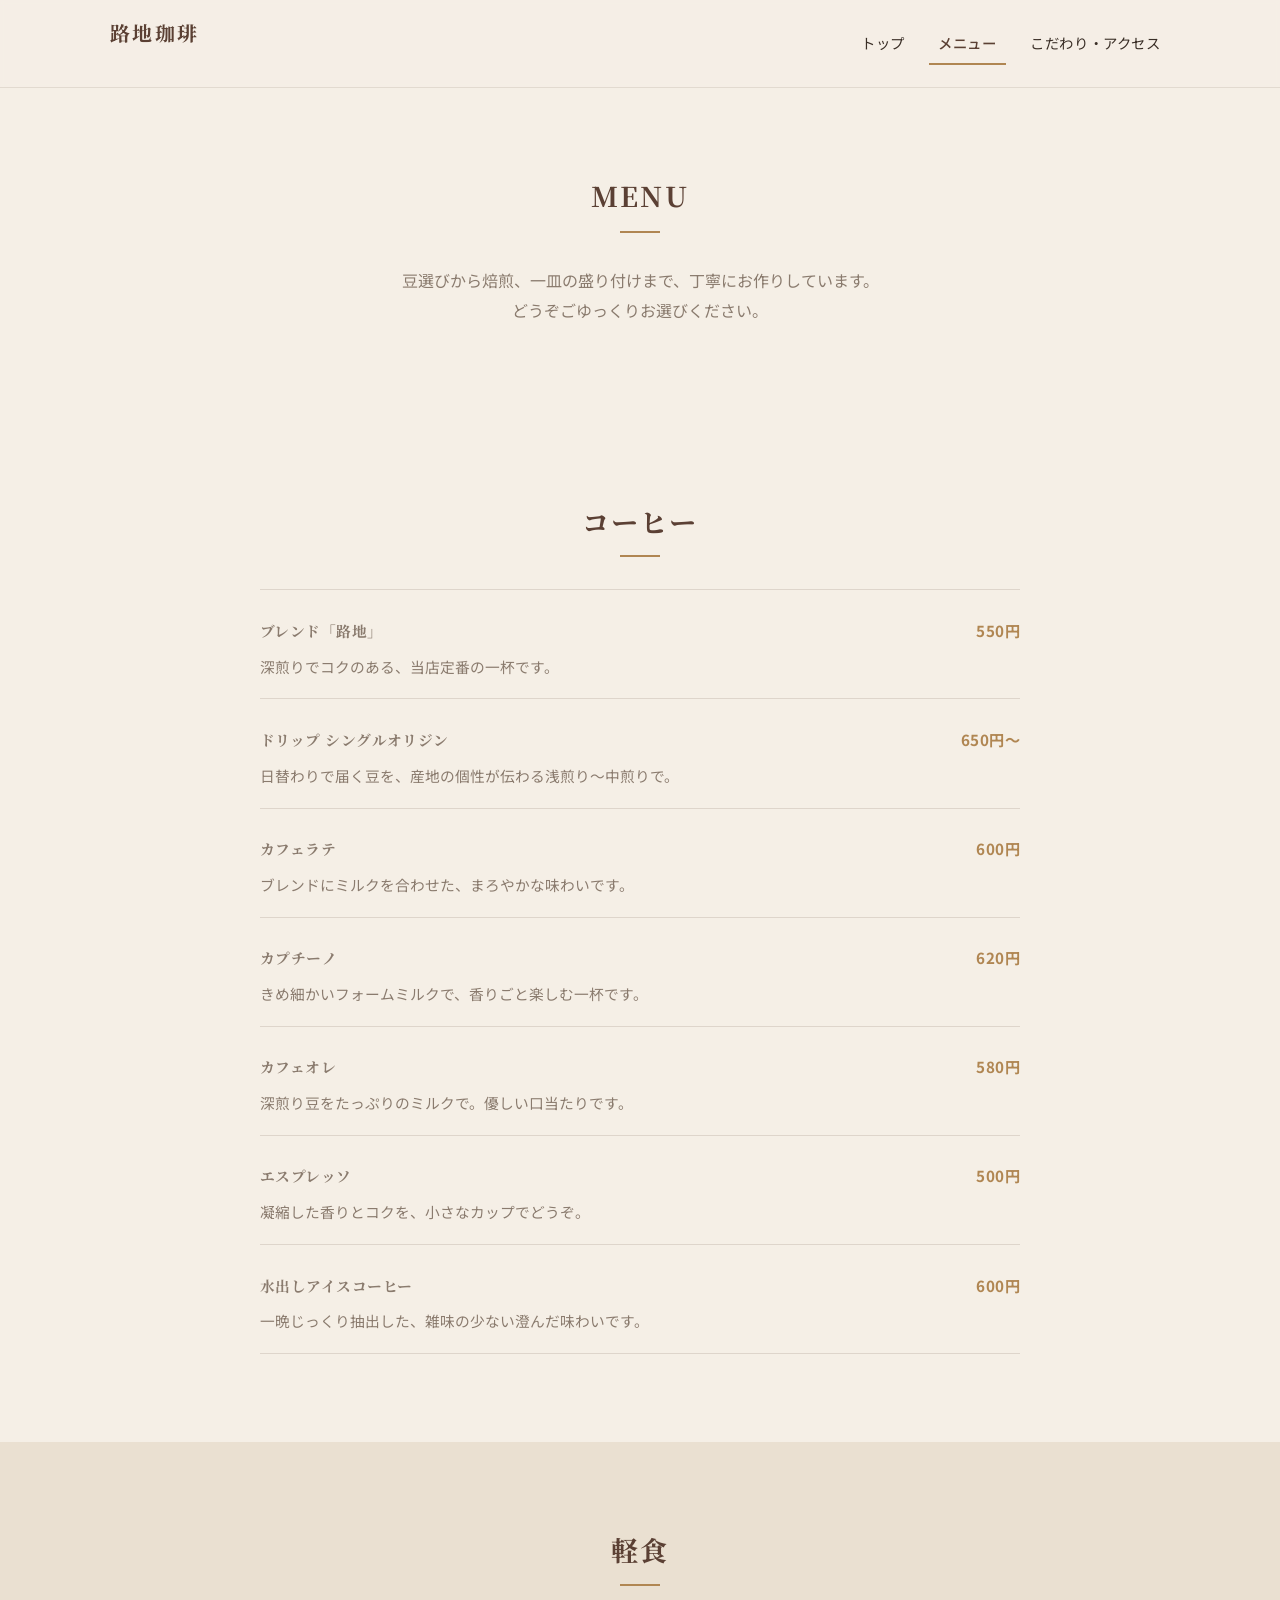
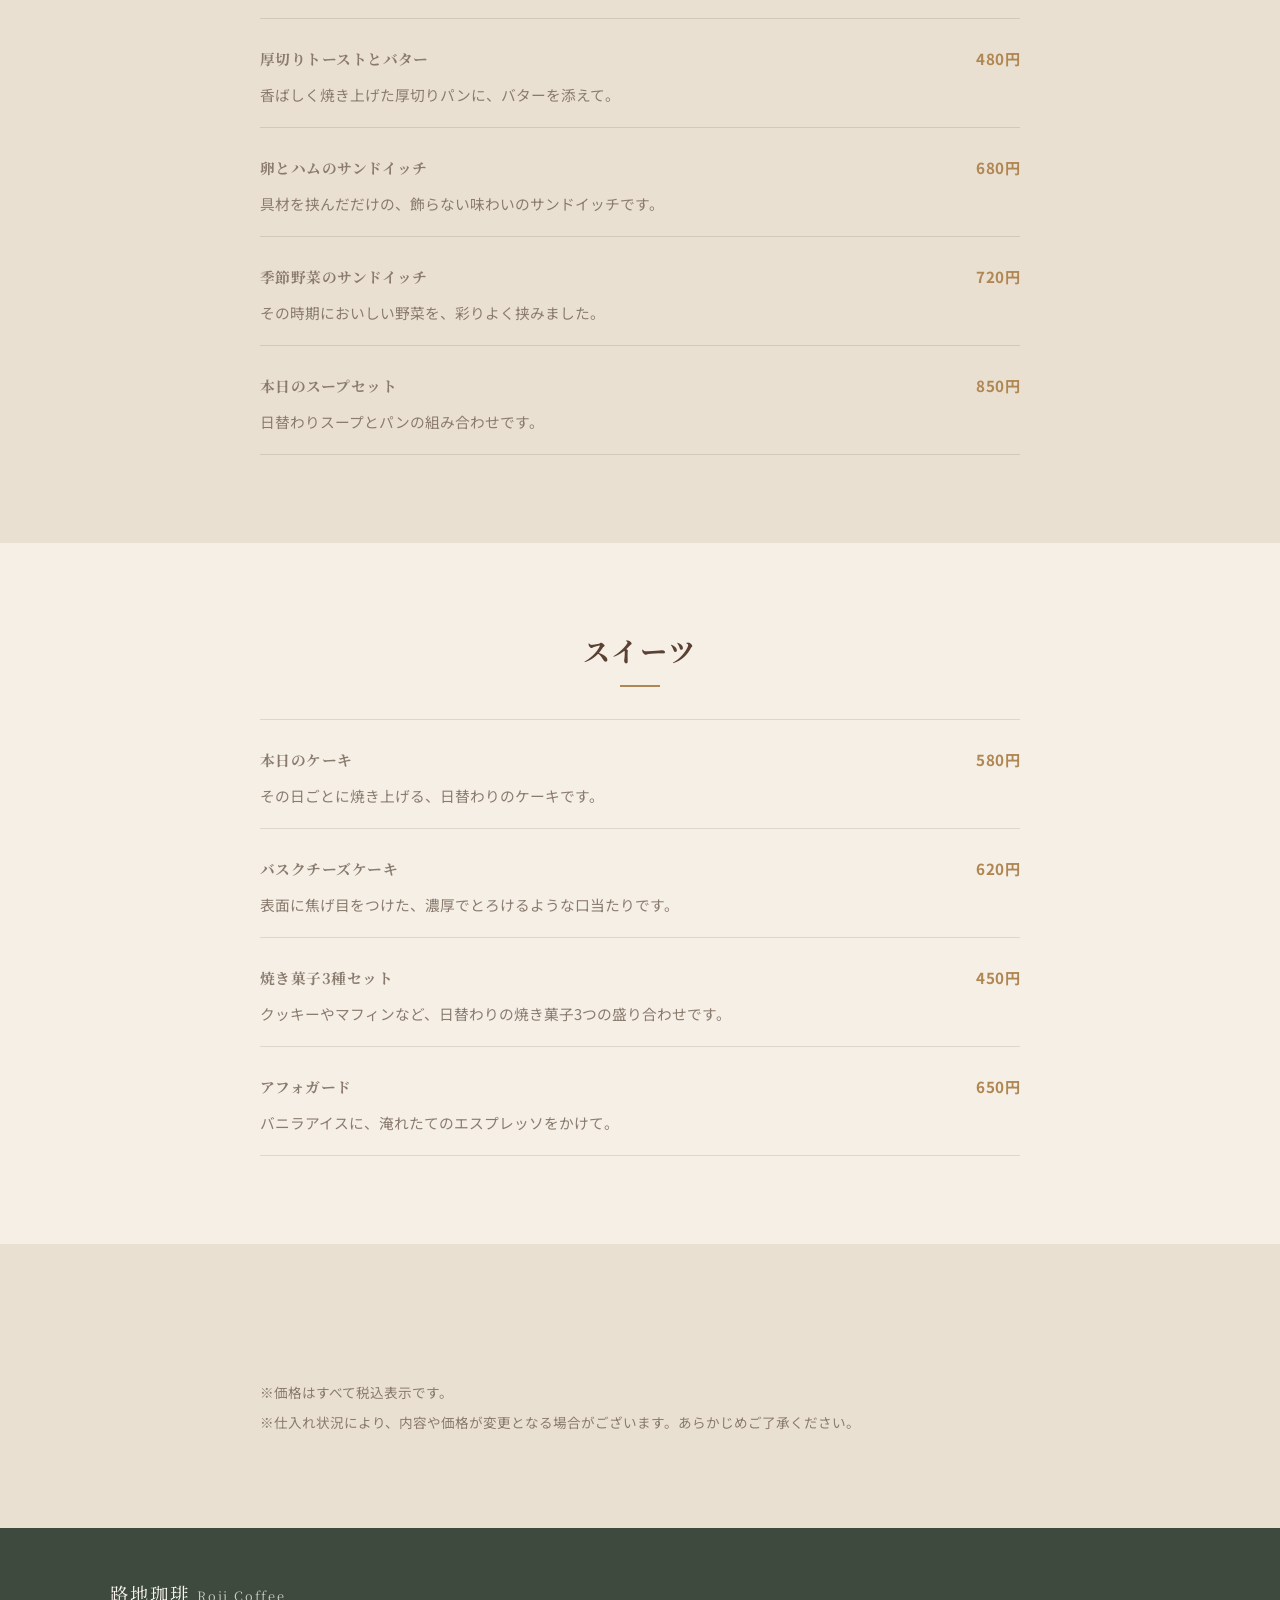
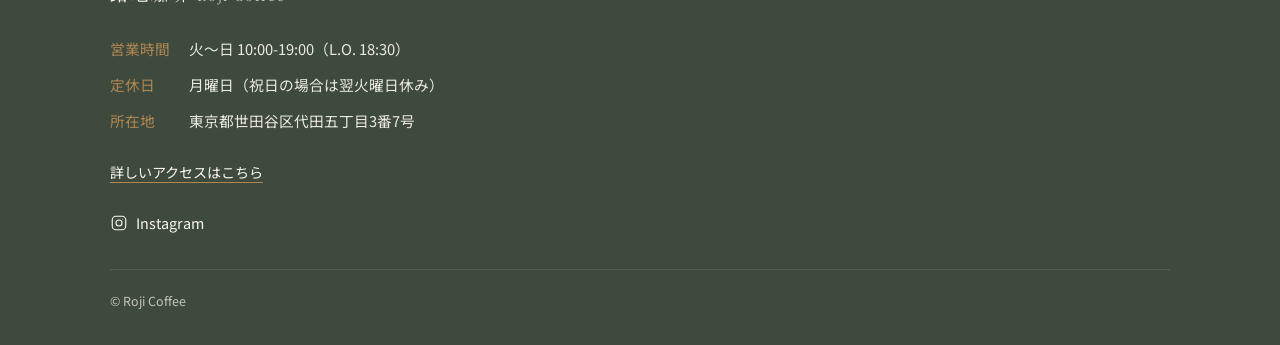
<file: site/menu.html>
<!DOCTYPE html>
<html lang="ja">
<head>
<meta charset="UTF-8">
<meta name="viewport" content="width=device-width, initial-scale=1.0">
<title>メニュー | 路地珈琲</title>
<meta name="description" content="路地珈琲のメニューをご紹介。コーヒー、軽食、スイーツまで、ゆっくりとした時間のお供に。">
<link rel="preconnect" href="https://fonts.googleapis.com">
<link rel="preconnect" href="https://fonts.gstatic.com" crossorigin>
<link href="https://fonts.googleapis.com/css2?family=Noto+Sans+JP:wght@400;500;700&family=Noto+Serif+JP:wght@400;600;700&display=swap" rel="stylesheet">
<link rel="stylesheet" href="css/style.css">
</head>
<body>
<a class="skip-link" href="#main">本文へスキップ</a>

<header class="site-header">
  <div class="container header-inner">
    <p class="site-logo"><a href="index.html">路地珈琲</a></p>
    <nav class="site-nav" aria-label="メインナビゲーション">
      <ul>
        <li><a href="index.html">トップ</a></li>
        <li><a href="menu.html" aria-current="page">メニュー</a></li>
        <li><a href="about.html">こだわり・アクセス</a></li>
      </ul>
    </nav>
  </div>
</header>

<main id="main">

  <!-- ページタイトル・導入文 -->
  <section class="section" aria-labelledby="page-heading">
    <div class="container">
      <h1 id="page-heading" class="section-heading">MENU<span class="visually-hidden">（メニュー）</span></h1>
      <p class="page-lead">
        豆選びから焙煎、一皿の盛り付けまで、丁寧にお作りしています。<br>
        どうぞごゆっくりお選びください。
      </p>
    </div>
  </section>

  <!-- コーヒー -->
  <section class="section" aria-labelledby="coffee-heading">
    <div class="container">
      <h2 id="coffee-heading" class="menu-section-heading">コーヒー</h2>
      <ul class="menu-list">
        <li class="menu-item">
          <p class="menu-item-row"><span>ブレンド「路地」</span><span class="price">550円</span></p>
          <p>深煎りでコクのある、当店定番の一杯です。</p>
        </li>
        <li class="menu-item">
          <p class="menu-item-row"><span>ドリップ シングルオリジン</span><span class="price">650円〜</span></p>
          <p>日替わりで届く豆を、産地の個性が伝わる浅煎り〜中煎りで。</p>
        </li>
        <li class="menu-item">
          <p class="menu-item-row"><span>カフェラテ</span><span class="price">600円</span></p>
          <p>ブレンドにミルクを合わせた、まろやかな味わいです。</p>
        </li>
        <li class="menu-item">
          <p class="menu-item-row"><span>カプチーノ</span><span class="price">620円</span></p>
          <p>きめ細かいフォームミルクで、香りごと楽しむ一杯です。</p>
        </li>
        <li class="menu-item">
          <p class="menu-item-row"><span>カフェオレ</span><span class="price">580円</span></p>
          <p>深煎り豆をたっぷりのミルクで。優しい口当たりです。</p>
        </li>
        <li class="menu-item">
          <p class="menu-item-row"><span>エスプレッソ</span><span class="price">500円</span></p>
          <p>凝縮した香りとコクを、小さなカップでどうぞ。</p>
        </li>
        <li class="menu-item">
          <p class="menu-item-row"><span>水出しアイスコーヒー</span><span class="price">600円</span></p>
          <p>一晩じっくり抽出した、雑味の少ない澄んだ味わいです。</p>
        </li>
      </ul>
    </div>
  </section>

  <!-- 軽食 -->
  <section class="section section--alt" aria-labelledby="meal-heading">
    <div class="container">
      <h2 id="meal-heading" class="menu-section-heading">軽食</h2>
      <ul class="menu-list">
        <li class="menu-item">
          <p class="menu-item-row"><span>厚切りトーストとバター</span><span class="price">480円</span></p>
          <p>香ばしく焼き上げた厚切りパンに、バターを添えて。</p>
        </li>
        <li class="menu-item">
          <p class="menu-item-row"><span>卵とハムのサンドイッチ</span><span class="price">680円</span></p>
          <p>具材を挟んだだけの、飾らない味わいのサンドイッチです。</p>
        </li>
        <li class="menu-item">
          <p class="menu-item-row"><span>季節野菜のサンドイッチ</span><span class="price">720円</span></p>
          <p>その時期においしい野菜を、彩りよく挟みました。</p>
        </li>
        <li class="menu-item">
          <p class="menu-item-row"><span>本日のスープセット</span><span class="price">850円</span></p>
          <p>日替わりスープとパンの組み合わせです。</p>
        </li>
      </ul>
    </div>
  </section>

  <!-- スイーツ -->
  <section class="section" aria-labelledby="sweets-heading">
    <div class="container">
      <h2 id="sweets-heading" class="menu-section-heading">スイーツ</h2>
      <ul class="menu-list">
        <li class="menu-item">
          <p class="menu-item-row"><span>本日のケーキ</span><span class="price">580円</span></p>
          <p>その日ごとに焼き上げる、日替わりのケーキです。</p>
        </li>
        <li class="menu-item">
          <p class="menu-item-row"><span>バスクチーズケーキ</span><span class="price">620円</span></p>
          <p>表面に焦げ目をつけた、濃厚でとろけるような口当たりです。</p>
        </li>
        <li class="menu-item">
          <p class="menu-item-row"><span>焼き菓子3種セット</span><span class="price">450円</span></p>
          <p>クッキーやマフィンなど、日替わりの焼き菓子3つの盛り合わせです。</p>
        </li>
        <li class="menu-item">
          <p class="menu-item-row"><span>アフォガード</span><span class="price">650円</span></p>
          <p>バニラアイスに、淹れたてのエスプレッソをかけて。</p>
        </li>
      </ul>
    </div>
  </section>

  <!-- 補足注記 -->
  <section class="section section--alt" aria-labelledby="menu-note-heading">
    <div class="container">
      <h2 id="menu-note-heading" class="visually-hidden">メニューに関する補足</h2>
      <div class="menu-note">
        <p>※価格はすべて税込表示です。</p>
        <p>※仕入れ状況により、内容や価格が変更となる場合がございます。あらかじめご了承ください。</p>
      </div>
    </div>
  </section>

</main>

<footer class="site-footer">
  <div class="container">
    <p class="footer-shop-name">路地珈琲<span class="en">Roji Coffee</span></p>
    <dl class="footer-info">
      <dt>営業時間</dt>
      <dd>火〜日 10:00-19:00（L.O. 18:30）</dd>
      <dt>定休日</dt>
      <dd>月曜日（祝日の場合は翌火曜日休み）</dd>
      <dt>所在地</dt>
      <dd>東京都世田谷区代田五丁目3番7号</dd>
    </dl>
    <p class="footer-link"><a href="about.html">詳しいアクセスはこちら</a></p>
    <p class="footer-sns">
      <a href="https://www.instagram.com/" target="_blank" rel="noopener noreferrer">
        <svg viewBox="0 0 24 24" fill="none" stroke="currentColor" stroke-width="1.5" stroke-linecap="round" stroke-linejoin="round" aria-hidden="true">
          <rect x="3" y="3" width="18" height="18" rx="5"></rect>
          <circle cx="12" cy="12" r="4"></circle>
          <circle cx="17" cy="7" r="0.6" fill="currentColor" stroke="none"></circle>
        </svg>
        <span>Instagram</span>
      </a>
    </p>
    <p class="footer-copyright">© Roji Coffee</p>
  </div>
</footer>

<script src="js/main.js" defer></script>
</body>
</html>
</file>
<file: site/css/style.css>
/* =========================================================
   路地珈琲（Roji Coffee）Webサイト共通スタイルシート
   ========================================================= */

:root {
  /* カラーパレット（02-design-concept.md 準拠） */
  --color-brown: #5B4034;      /* 焙煎ブラウン：メインカラー */
  --color-moss: #3E4A3D;       /* 深緑（モスグリーン）：サブカラー */
  --color-camel: #B08652;      /* 温かなキャメル：アクセントカラー */
  --color-bg: #F5EFE6;         /* ミルクベージュ：背景ベース */
  --color-bg-alt: #EAE0D1;     /* くすみベージュ：背景面替え */
  --color-text: #3A2E27;       /* 墨黒に近いブラウン：本文 */
  --color-text-sub: #8A7B6E;   /* グレーブラウン：補足 */
  --color-text-invert: #FBF7F0;/* クリームホワイト：反転文字 */

  --font-serif: "Noto Serif JP", serif;
  --font-sans: "Noto Sans JP", sans-serif;

  --container-width: 1100px;
  --transition-base: 0.35s ease;
}

/* ---------- リセット ---------- */
*,
*::before,
*::after {
  box-sizing: border-box;
}

html {
  scroll-behavior: smooth;
}

@media (prefers-reduced-motion: reduce) {
  html {
    scroll-behavior: auto;
  }
  * {
    animation-duration: 0.01ms !important;
    animation-iteration-count: 1 !important;
    transition-duration: 0.01ms !important;
  }
}

body {
  margin: 0;
  background-color: var(--color-bg);
  color: var(--color-text);
  font-family: var(--font-sans);
  font-weight: 400;
  font-size: 1rem;
  line-height: 1.9;
  -webkit-font-smoothing: antialiased;
}

img,
svg {
  max-width: 100%;
  display: block;
}

a {
  color: inherit;
  text-decoration: none;
}

ul {
  margin: 0;
  padding: 0;
  list-style: none;
}

h1,
h2,
h3,
h4 {
  font-family: var(--font-serif);
  font-weight: 700;
  letter-spacing: 0.08em;
  line-height: 1.5;
  margin: 0;
  color: var(--color-brown);
}

p {
  margin: 0 0 1em;
}

table {
  border-collapse: collapse;
  width: 100%;
}

.container {
  width: 100%;
  max-width: var(--container-width);
  margin: 0 auto;
  padding: 0 1.25rem;
}

.visually-hidden {
  position: absolute;
  width: 1px;
  height: 1px;
  padding: 0;
  margin: -1px;
  overflow: hidden;
  clip: rect(0, 0, 0, 0);
  white-space: nowrap;
  border: 0;
}

.skip-link {
  position: absolute;
  left: -999px;
  top: 0;
  background: var(--color-brown);
  color: var(--color-text-invert);
  padding: 0.6em 1.2em;
  z-index: 1000;
  border-radius: 0 0 4px 0;
}

.skip-link:focus {
  left: 0;
}

/* ---------- ヘッダー ---------- */
.site-header {
  position: sticky;
  top: 0;
  z-index: 100;
  background-color: rgba(245, 239, 230, 0.94);
  border-bottom: 1px solid rgba(91, 64, 52, 0.12);
  backdrop-filter: blur(2px);
}

.header-inner {
  display: flex;
  align-items: center;
  justify-content: space-between;
  padding-top: 0.9rem;
  padding-bottom: 0.9rem;
  gap: 1rem;
}

.site-logo {
  font-family: var(--font-serif);
  font-size: 1.25rem;
  font-weight: 700;
  letter-spacing: 0.12em;
  color: var(--color-brown);
  white-space: nowrap;
}

.site-logo a {
  transition: color var(--transition-base);
}

.site-logo a:hover,
.site-logo a:focus-visible {
  color: var(--color-camel);
}

.site-nav ul {
  display: flex;
  gap: 0.9rem;
}

.site-nav a {
  display: inline-flex;
  align-items: center;
  min-height: 44px;
  padding: 0.2rem 0.35rem;
  font-size: 0.82rem;
  letter-spacing: 0.04em;
  color: var(--color-text);
  border-bottom: 2px solid transparent;
  transition: color var(--transition-base), border-color var(--transition-base);
}

.site-nav a:hover,
.site-nav a:focus-visible {
  color: var(--color-camel);
}

.site-nav a[aria-current="page"] {
  color: var(--color-brown);
  border-color: var(--color-camel);
  font-weight: 500;
}

/* ---------- ボタン ---------- */
.button {
  display: inline-flex;
  align-items: center;
  justify-content: center;
  min-height: 48px;
  padding: 0.85em 2.2em;
  font-family: var(--font-sans);
  font-size: 0.95rem;
  letter-spacing: 0.06em;
  border-radius: 2px;
  border: 1px solid var(--color-brown);
  background-color: var(--color-brown);
  color: var(--color-text-invert);
  transition: background-color var(--transition-base), color var(--transition-base), border-color var(--transition-base);
}

.button:hover,
.button:focus-visible {
  background-color: var(--color-camel);
  border-color: var(--color-camel);
  color: var(--color-text-invert);
}

.button--outline {
  background-color: transparent;
  color: var(--color-brown);
  border-color: var(--color-camel);
}

.button--outline:hover,
.button--outline:focus-visible {
  background-color: var(--color-camel);
  color: var(--color-text-invert);
}

.button-row {
  display: flex;
  justify-content: center;
  margin-top: 2rem;
}

/* ---------- セクション共通 ---------- */
.section {
  padding: 4rem 0;
}

.section--alt {
  background-color: var(--color-bg-alt);
}

.section--moss {
  background-color: var(--color-moss);
  color: var(--color-text-invert);
}

.section--moss h2 {
  color: var(--color-text-invert);
}

.section-heading {
  text-align: center;
  font-size: 1.5rem;
  margin-bottom: 0.6rem;
  position: relative;
}

.section-heading::after {
  content: "";
  display: block;
  width: 2.5rem;
  height: 2px;
  background-color: var(--color-camel);
  margin: 0.9rem auto 0;
}

.section-lead {
  max-width: 640px;
  margin: 0 auto 2.5rem;
  text-align: center;
  color: var(--color-text-sub);
}

.section--moss .section-lead {
  color: var(--color-text-invert);
  opacity: 0.85;
}

/* ---------- ファーストビュー（トップページ） ---------- */
.hero {
  position: relative;
  min-height: 62vh;
  display: flex;
  align-items: center;
  overflow: hidden;
  background: linear-gradient(135deg, #3E4A3D 0%, #5B4034 55%, #3A2E27 100%);
  color: var(--color-text-invert);
}

.hero::before,
.hero::after {
  content: "";
  position: absolute;
  border-radius: 50%;
  filter: blur(6px);
  pointer-events: none;
}

.hero::before {
  width: 420px;
  height: 420px;
  top: -120px;
  right: -80px;
  background: radial-gradient(circle, rgba(251, 247, 240, 0.16) 0%, rgba(251, 247, 240, 0) 70%);
}

.hero::after {
  width: 320px;
  height: 320px;
  bottom: -100px;
  left: 8%;
  background: radial-gradient(circle, rgba(176, 134, 82, 0.25) 0%, rgba(176, 134, 82, 0) 70%);
}

.hero-inner {
  position: relative;
  z-index: 1;
  padding-top: 3rem;
  padding-bottom: 3rem;
}

.hero-en {
  display: block;
  font-family: var(--font-serif);
  font-size: 0.95rem;
  letter-spacing: 0.28em;
  color: var(--color-text-invert);
  opacity: 0.8;
  margin-bottom: 1rem;
}

.hero-title {
  color: var(--color-text-invert);
  font-size: 2rem;
  line-height: 1.7;
  margin-bottom: 1.4rem;
}

.hero-lead {
  max-width: 30em;
  font-size: 1rem;
  opacity: 0.92;
  margin-bottom: 0;
}

.scroll-cue {
  position: relative;
  z-index: 1;
  display: flex;
  flex-direction: column;
  align-items: center;
  gap: 0.4rem;
  padding-bottom: 1.5rem;
  font-size: 0.7rem;
  letter-spacing: 0.2em;
  color: var(--color-text-invert);
  opacity: 0.75;
  text-align: center;
  transition: opacity var(--transition-base);
}

.scroll-cue:hover,
.scroll-cue:focus-visible {
  opacity: 1;
}

.scroll-cue svg {
  width: 14px;
  height: 14px;
  animation: scroll-cue-bounce 2.2s ease-in-out infinite;
}

@keyframes scroll-cue-bounce {
  0%, 100% { transform: translateY(0); }
  50% { transform: translateY(6px); }
}

/* ---------- お店紹介文 ---------- */
.intro-text {
  max-width: 42em;
  margin: 0 auto;
  text-align: center;
  font-size: 1.05rem;
}

/* ---------- 魅力ピックアップ ---------- */
.feature-list {
  display: grid;
  grid-template-columns: 1fr;
  gap: 1.5rem;
  max-width: 900px;
  margin: 0 auto;
}

.feature-card {
  background-color: var(--color-bg);
  border: 1px solid rgba(91, 64, 52, 0.12);
  border-radius: 4px;
  padding: 2rem 1.5rem;
  text-align: center;
}

.feature-icon {
  width: 44px;
  height: 44px;
  margin: 0 auto 1.1rem;
  color: var(--color-moss);
}

.feature-card h3 {
  font-size: 1.1rem;
  margin-bottom: 0.7rem;
}

.feature-card p {
  color: var(--color-text);
  font-size: 0.95rem;
  margin-bottom: 0;
}

/* ---------- メニュー抜粋カード ---------- */
.preview-list {
  display: grid;
  grid-template-columns: 1fr;
  gap: 1.25rem;
  max-width: 960px;
  margin: 0 auto;
}

.preview-card {
  background-color: var(--color-bg);
  border: 1px solid rgba(91, 64, 52, 0.12);
  border-radius: 4px;
  padding: 1.5rem 1.6rem;
}

.preview-card h3 {
  font-size: 1rem;
  display: flex;
  flex-wrap: wrap;
  align-items: baseline;
  justify-content: space-between;
  gap: 0.3em;
  margin-bottom: 0.6rem;
}

.preview-card .price {
  color: var(--color-camel);
  font-family: var(--font-sans);
  font-weight: 700;
  letter-spacing: 0;
  font-size: 1rem;
}

.preview-card p {
  color: var(--color-text-sub);
  font-size: 0.92rem;
  margin-bottom: 0;
}

/* ---------- 営業時間・アクセス要約 ---------- */
.summary-box {
  max-width: 480px;
  margin: 0 auto 1.5rem;
  border-top: 1px solid rgba(251, 247, 240, 0.3);
  border-bottom: 1px solid rgba(251, 247, 240, 0.3);
  padding: 1.5rem 0;
}

.summary-box dl {
  display: grid;
  grid-template-columns: auto 1fr;
  gap: 0.4rem 1.2rem;
  margin: 0;
}

.summary-box dt {
  color: var(--color-camel);
  font-weight: 500;
  white-space: nowrap;
}

.summary-box dd {
  margin: 0;
}

.summary-note {
  text-align: center;
  font-size: 0.9rem;
  opacity: 0.85;
}

/* ---------- ページタイトル（下層ページ） ---------- */
.page-title {
  position: relative;
  min-height: 30vh;
  display: flex;
  align-items: center;
  justify-content: center;
  text-align: center;
  background: linear-gradient(160deg, rgba(62, 74, 61, 0.92) 0%, rgba(91, 64, 52, 0.92) 100%);
  color: var(--color-text-invert);
  overflow: hidden;
}

.page-title::before {
  content: "";
  position: absolute;
  width: 360px;
  height: 360px;
  border-radius: 50%;
  top: -140px;
  right: -60px;
  background: radial-gradient(circle, rgba(251, 247, 240, 0.14) 0%, rgba(251, 247, 240, 0) 70%);
}

.page-title-inner {
  position: relative;
  z-index: 1;
  padding: 2.5rem 1.25rem;
}

.page-title h1 {
  color: var(--color-text-invert);
  font-size: 1.9rem;
  margin-bottom: 0.6rem;
}

.page-title-en {
  display: block;
  font-size: 0.85rem;
  letter-spacing: 0.24em;
  opacity: 0.8;
}

.page-lead {
  max-width: 34em;
  margin: 2rem auto 0;
  text-align: center;
  color: var(--color-text-sub);
}

/* ---------- メニューページ：品目リスト ---------- */
.menu-section-heading {
  text-align: center;
  font-size: 1.4rem;
  margin-bottom: 2rem;
  position: relative;
}

.menu-section-heading::after {
  content: "";
  display: block;
  width: 2.5rem;
  height: 2px;
  background-color: var(--color-camel);
  margin: 0.8rem auto 0;
}

.menu-list {
  max-width: 760px;
  margin: 0 auto;
}

.menu-item {
  padding: 1.1rem 0;
  border-bottom: 1px solid rgba(91, 64, 52, 0.15);
}

.menu-item:first-child {
  border-top: 1px solid rgba(91, 64, 52, 0.15);
}

.menu-item-row {
  display: flex;
  justify-content: space-between;
  align-items: baseline;
  gap: 1rem;
  font-family: var(--font-serif);
  font-size: 1.05rem;
  font-weight: 700;
  letter-spacing: 0.03em;
}

.menu-item-row .price {
  font-family: var(--font-sans);
  color: var(--color-camel);
  white-space: nowrap;
  font-size: 0.95rem;
}

.menu-item p {
  margin: 0.5rem 0 0;
  color: var(--color-text-sub);
  font-size: 0.92rem;
}

.menu-note {
  max-width: 760px;
  margin: 3rem auto 0;
  color: var(--color-text-sub);
  font-size: 0.85rem;
  line-height: 1.8;
}

.menu-note p {
  margin-bottom: 0.4em;
}

/* ---------- こだわりページ：2カラム ---------- */
.split-section {
  display: flex;
  flex-direction: column;
  gap: 2rem;
  align-items: center;
}

.split-section.reverse {
  flex-direction: column;
}

.split-visual {
  width: 100%;
  max-width: 360px;
}

.split-text {
  width: 100%;
}

.split-text h2 {
  font-size: 1.4rem;
  margin-bottom: 1rem;
}

.split-text p {
  font-size: 0.98rem;
}

/* 豆パターンのプレースホルダービジュアル */
.bean-pattern {
  aspect-ratio: 4 / 3;
  border-radius: 6px;
  background-color: var(--color-bg-alt);
  background-image:
    radial-gradient(ellipse 22px 14px at 20% 30%, rgba(91, 64, 52, 0.35) 45%, transparent 46%),
    radial-gradient(ellipse 22px 14px at 55% 20%, rgba(62, 74, 61, 0.3) 45%, transparent 46%),
    radial-gradient(ellipse 22px 14px at 80% 45%, rgba(91, 64, 52, 0.35) 45%, transparent 46%),
    radial-gradient(ellipse 22px 14px at 30% 70%, rgba(62, 74, 61, 0.3) 45%, transparent 46%),
    radial-gradient(ellipse 22px 14px at 68% 75%, rgba(91, 64, 52, 0.35) 45%, transparent 46%);
  border: 1px solid rgba(91, 64, 52, 0.12);
}

/* カップ・湯気のプレースホルダービジュアル */
.cup-visual {
  aspect-ratio: 4 / 3;
  border-radius: 6px;
  background-color: var(--color-moss);
  display: flex;
  align-items: center;
  justify-content: center;
}

.cup-visual svg {
  width: 40%;
  height: 40%;
  color: var(--color-text-invert);
  opacity: 0.9;
}

/* ---------- 営業時間テーブル ---------- */
.hours-table-wrap {
  max-width: 560px;
  margin: 0 auto;
}

.hours-table {
  width: 100%;
  font-size: 0.98rem;
}

.hours-table th,
.hours-table td {
  text-align: left;
  padding: 1rem 0.5rem;
  border-bottom: 1px solid rgba(91, 64, 52, 0.15);
  font-weight: 400;
}

.hours-table th {
  width: 40%;
  font-family: var(--font-serif);
  font-weight: 700;
  letter-spacing: 0.04em;
}

.hours-table .closed-day {
  color: var(--color-camel);
  font-weight: 500;
}

/* ---------- アクセス ---------- */
.access-grid {
  display: flex;
  flex-direction: column;
  gap: 2rem;
}

.access-info dl {
  display: grid;
  grid-template-columns: auto 1fr;
  gap: 0.5rem 1.2rem;
  margin: 0 0 1.5rem;
}

.access-info dt {
  color: var(--color-camel);
  font-weight: 500;
  white-space: nowrap;
}

.access-info dd {
  margin: 0;
}

.access-info p {
  font-size: 0.98rem;
}

.map-placeholder {
  margin: 0;
  background-color: var(--color-bg-alt);
  border: 1px dashed rgba(91, 64, 52, 0.35);
  border-radius: 6px;
  min-height: 220px;
  display: flex;
  flex-direction: column;
  align-items: center;
  justify-content: center;
  gap: 0.6rem;
  padding: 1.5rem;
  text-align: center;
}

.map-placeholder-icon {
  width: 34px;
  height: 34px;
  color: var(--color-moss);
}

.map-placeholder-label {
  font-family: var(--font-serif);
  font-size: 1.1rem;
  letter-spacing: 0.14em;
  color: var(--color-brown);
}

.map-placeholder figcaption {
  font-size: 0.82rem;
  color: var(--color-text-sub);
}

/* ---------- お問い合わせ・SNS ---------- */
.contact-section {
  text-align: center;
}

.contact-section p {
  max-width: 40em;
  margin-left: auto;
  margin-right: auto;
}

.sns-links {
  display: flex;
  justify-content: center;
  margin-top: 1.5rem;
}

.sns-link {
  display: inline-flex;
  align-items: center;
  gap: 0.5rem;
  min-height: 44px;
  padding: 0.4rem 1rem;
  border: 1px solid var(--color-moss);
  border-radius: 999px;
  color: var(--color-moss);
  font-size: 0.9rem;
  transition: background-color var(--transition-base), color var(--transition-base);
}

.sns-link svg {
  width: 20px;
  height: 20px;
}

.sns-link:hover,
.sns-link:focus-visible {
  background-color: var(--color-moss);
  color: var(--color-text-invert);
}

/* ---------- フッター ---------- */
.site-footer {
  background-color: var(--color-moss);
  color: var(--color-text-invert);
  padding: 3rem 0 2rem;
}

.footer-shop-name {
  font-family: var(--font-serif);
  font-size: 1.15rem;
  letter-spacing: 0.1em;
  margin-bottom: 1.5rem;
}

.footer-shop-name .en {
  font-size: 0.8rem;
  opacity: 0.75;
  margin-left: 0.6em;
  letter-spacing: 0.14em;
}

.footer-info {
  display: grid;
  grid-template-columns: auto 1fr;
  gap: 0.5rem 1.2rem;
  margin: 0 0 1.5rem;
  font-size: 0.92rem;
}

.footer-info dt {
  color: var(--color-camel);
  white-space: nowrap;
}

.footer-info dd {
  margin: 0;
  opacity: 0.92;
}

.footer-link {
  font-size: 0.88rem;
  margin-bottom: 1rem;
}

.footer-link a {
  border-bottom: 1px solid var(--color-camel);
  color: var(--color-text-invert);
  transition: color var(--transition-base), border-color var(--transition-base);
}

.footer-link a:hover,
.footer-link a:focus-visible {
  color: var(--color-camel);
}

.footer-sns {
  margin-bottom: 1.5rem;
}

.footer-sns a {
  display: inline-flex;
  align-items: center;
  gap: 0.5rem;
  min-height: 44px;
  font-size: 0.9rem;
  border-bottom: 1px solid transparent;
  transition: border-color var(--transition-base), color var(--transition-base);
}

.footer-sns a:hover,
.footer-sns a:focus-visible {
  border-color: var(--color-camel);
  color: var(--color-camel);
}

.footer-sns svg {
  width: 18px;
  height: 18px;
}

.footer-copyright {
  font-size: 0.78rem;
  opacity: 0.7;
  margin-bottom: 0;
  padding-top: 1.2rem;
  border-top: 1px solid rgba(251, 247, 240, 0.15);
}

/* ---------- JSによる控えめなフェードイン（プログレッシブエンハンスメント） ---------- */
.is-reveal-ready {
  opacity: 0;
  transform: translateY(12px);
  transition: opacity 0.6s ease, transform 0.6s ease;
}

.is-reveal-ready.is-revealed {
  opacity: 1;
  transform: translateY(0);
}

/* =========================================================
   レスポンシブ：タブレット（768px〜）
   ========================================================= */
@media (min-width: 768px) {
  .section {
    padding: 5.5rem 0;
  }

  .hero {
    min-height: 78vh;
  }

  .hero-title {
    font-size: 2.6rem;
  }

  .hero-lead {
    font-size: 1.1rem;
  }

  .page-title {
    min-height: 36vh;
  }

  .page-title h1 {
    font-size: 2.3rem;
  }

  .feature-list {
    grid-template-columns: repeat(3, 1fr);
  }

  .preview-list {
    grid-template-columns: repeat(3, 1fr);
  }

  .site-nav a {
    font-size: 0.9rem;
    padding: 0.2rem 0.6rem;
  }

  .split-section,
  .split-section.reverse {
    flex-direction: row;
    align-items: center;
  }

  .split-section.reverse {
    flex-direction: row-reverse;
  }

  .split-visual,
  .split-text {
    flex: 1 1 50%;
    max-width: none;
  }

  .access-grid {
    flex-direction: row;
    align-items: flex-start;
  }

  .access-info,
  .map-placeholder {
    flex: 1 1 50%;
  }

  .map-placeholder {
    min-height: 280px;
  }
}

/* =========================================================
   レスポンシブ：PC（1024px〜）
   ========================================================= */
@media (min-width: 1024px) {
  .hero-title {
    font-size: 3.1rem;
  }

  .section-heading,
  .menu-section-heading {
    font-size: 1.7rem;
  }
}
</file>
